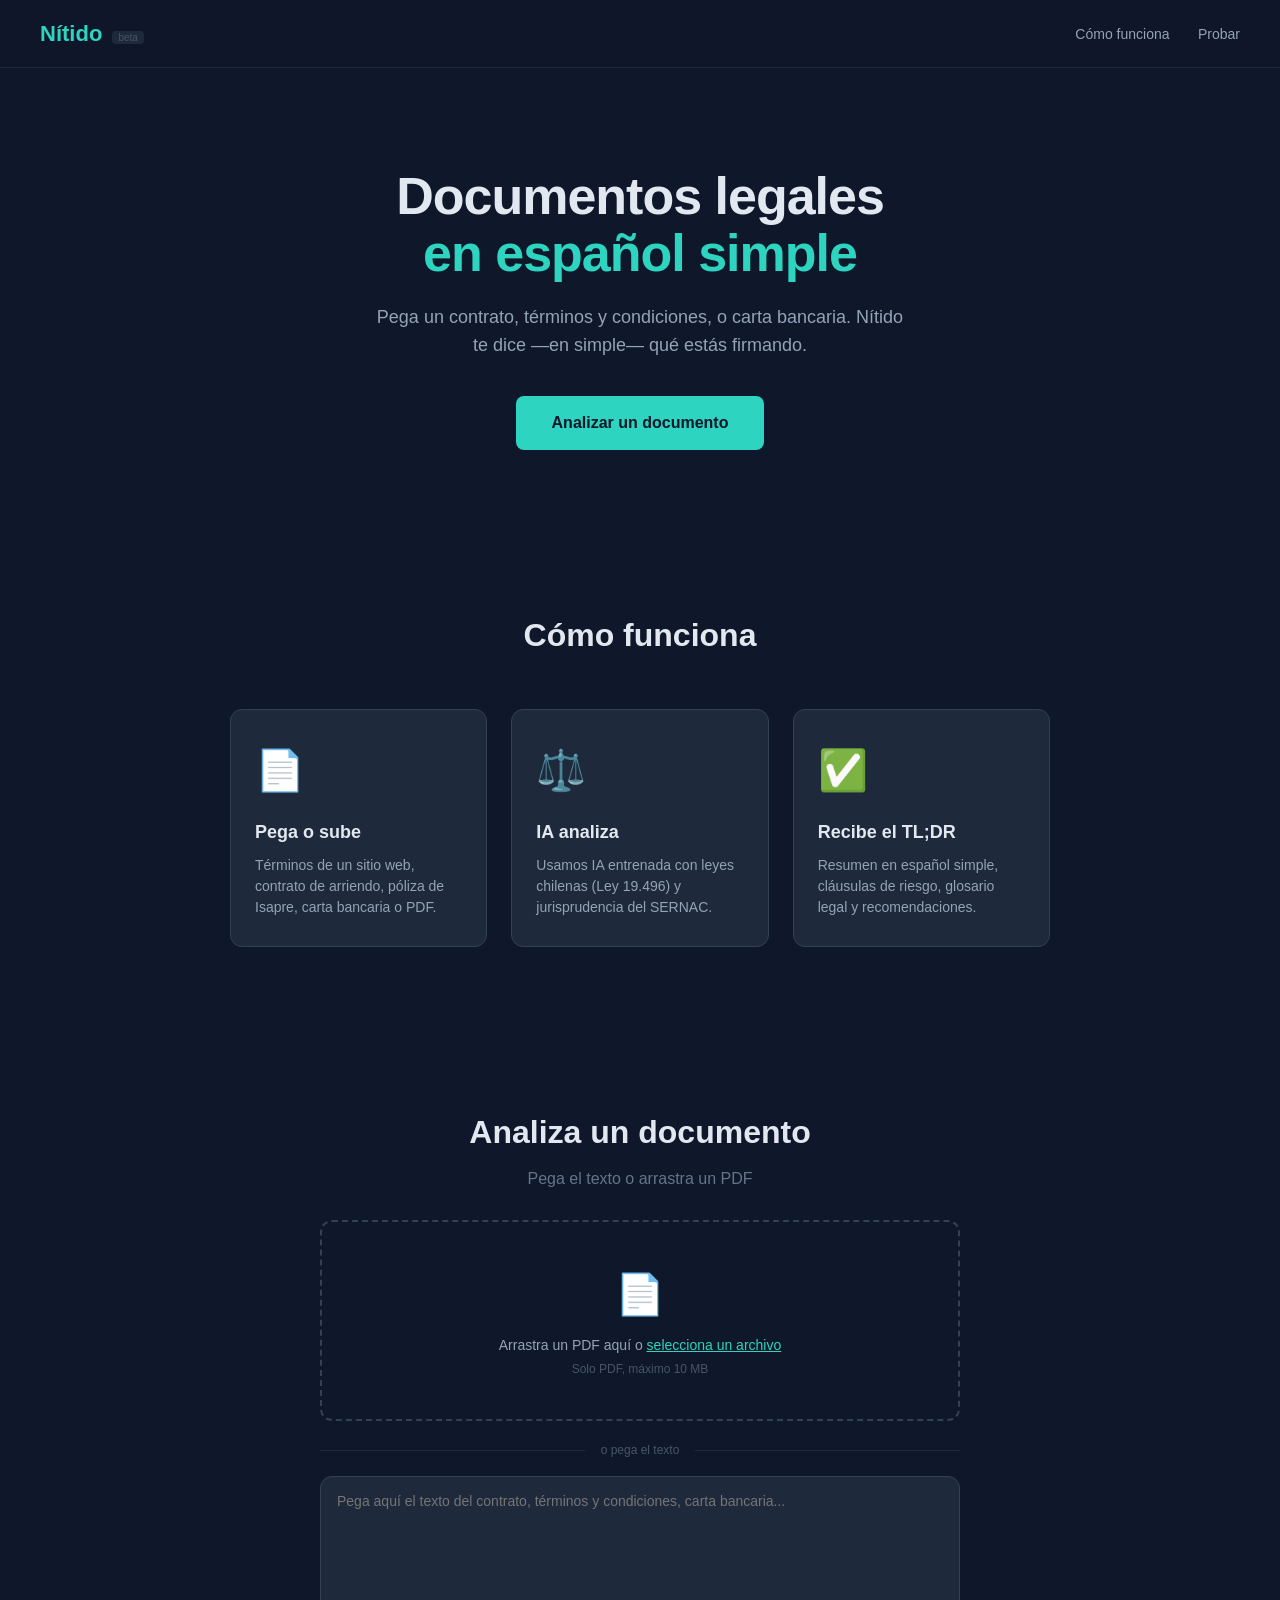
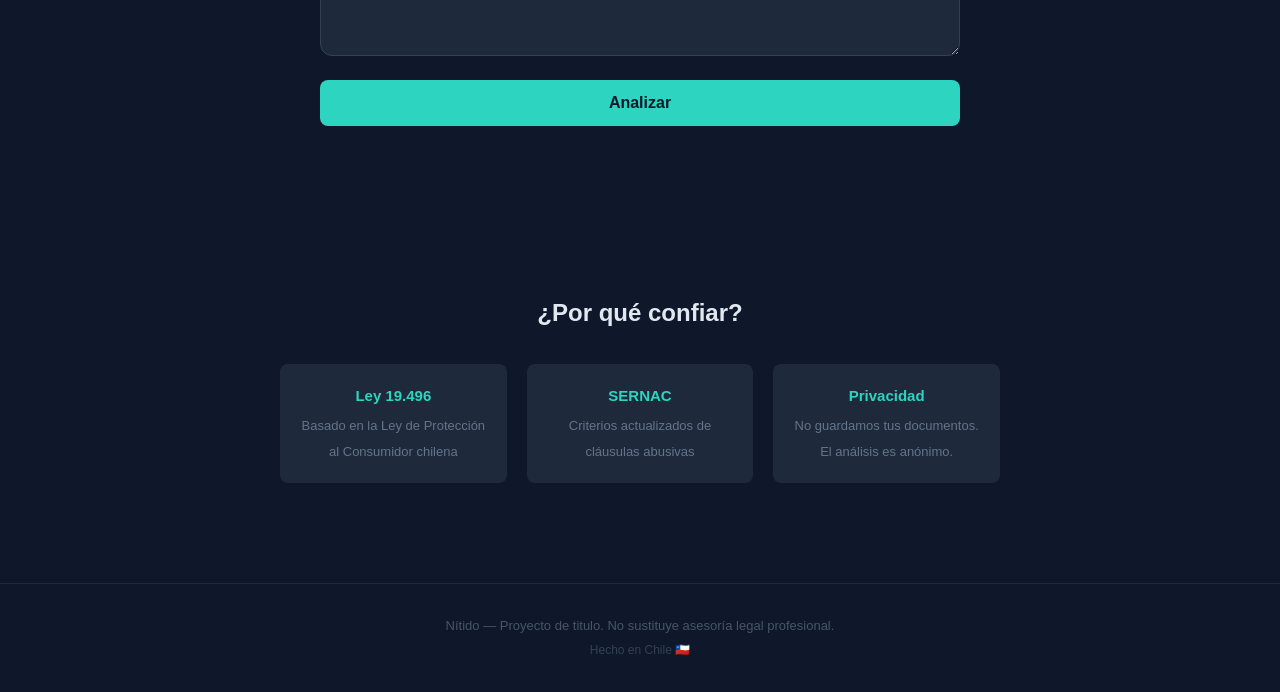
<file: web/index.html>
<!DOCTYPE html>
<html lang="es">
<head>
  <meta charset="UTF-8">
  <meta name="viewport" content="width=device-width, initial-scale=1.0">
  <title>Nítido — Descifra documentos legales</title>
  <link rel="stylesheet" href="css/style.css">
</head>
<body>
  <nav>
    <div class="logo">Nítido <span class="beta">beta</span></div>
    <div class="links">
      <a href="#como-funciona">Cómo funciona</a>
      <a href="#analizar">Probar</a>
    </div>
  </nav>

  <section class="hero">
    <h1>Documentos legales<br><span>en español simple</span></h1>
    <p>Pega un contrato, términos y condiciones, o carta bancaria. Nítido te dice —en simple— qué estás firmando.</p>
    <a href="#analizar" class="btn">Analizar un documento</a>
  </section>

  <section id="como-funciona" class="features">
    <h2>Cómo funciona</h2>
    <div class="grid">
      <div class="card">
        <div class="icon">📄</div>
        <h3>Pega o sube</h3>
        <p>Términos de un sitio web, contrato de arriendo, póliza de Isapre, carta bancaria o PDF.</p>
      </div>
      <div class="card">
        <div class="icon">⚖️</div>
        <h3>IA analiza</h3>
        <p>Usamos IA entrenada con leyes chilenas (Ley 19.496) y jurisprudencia del SERNAC.</p>
      </div>
      <div class="card">
        <div class="icon">✅</div>
        <h3>Recibe el TL;DR</h3>
        <p>Resumen en español simple, cláusulas de riesgo, glosario legal y recomendaciones.</p>
      </div>
    </div>
  </section>

  <section id="analizar" class="app-section">
    <h2>Analiza un documento</h2>
    <p class="subtitle">Pega el texto o arrastra un PDF</p>

    <div class="drop-zone" id="dropZone">
      <div class="drop-content">
        <div class="drop-icon">📄</div>
        <p>Arrastra un PDF aquí o <span class="link">selecciona un archivo</span></p>
        <p class="drop-hint">Solo PDF, máximo 10 MB</p>
      </div>
      <input type="file" id="fileInput" accept=".pdf" hidden>
    </div>

    <div class="divider"><span>o pega el texto</span></div>

    <textarea id="input" placeholder="Pega aquí el texto del contrato, términos y condiciones, carta bancaria..."></textarea>
    <button id="analyzeBtn" class="btn-primary">Analizar</button>

    <div id="loading" class="loading-section" style="display:none">
      <div class="spinner"></div>
      <p>Analizando documento...</p>
      <p class="loading-sub">Esto toma unos segundos</p>
    </div>

    <div id="result"></div>
  </section>

  <section class="trust">
    <h2>¿Por qué confiar?</h2>
    <div class="trust-grid">
      <div class="trust-item">
        <strong>Ley 19.496</strong>
        <span>Basado en la Ley de Protección al Consumidor chilena</span>
      </div>
      <div class="trust-item">
        <strong>SERNAC</strong>
        <span>Criterios actualizados de cláusulas abusivas</span>
      </div>
      <div class="trust-item">
        <strong>Privacidad</strong>
        <span>No guardamos tus documentos. El análisis es anónimo.</span>
      </div>
    </div>
  </section>

  <footer>
    <p>Nítido — Proyecto de titulo. No sustituye asesoría legal profesional.</p>
    <p class="footer-links">Hecho en Chile 🇨🇱</p>
  </footer>

  <script src="js/app.js"></script>
</body>
</html>
</file>
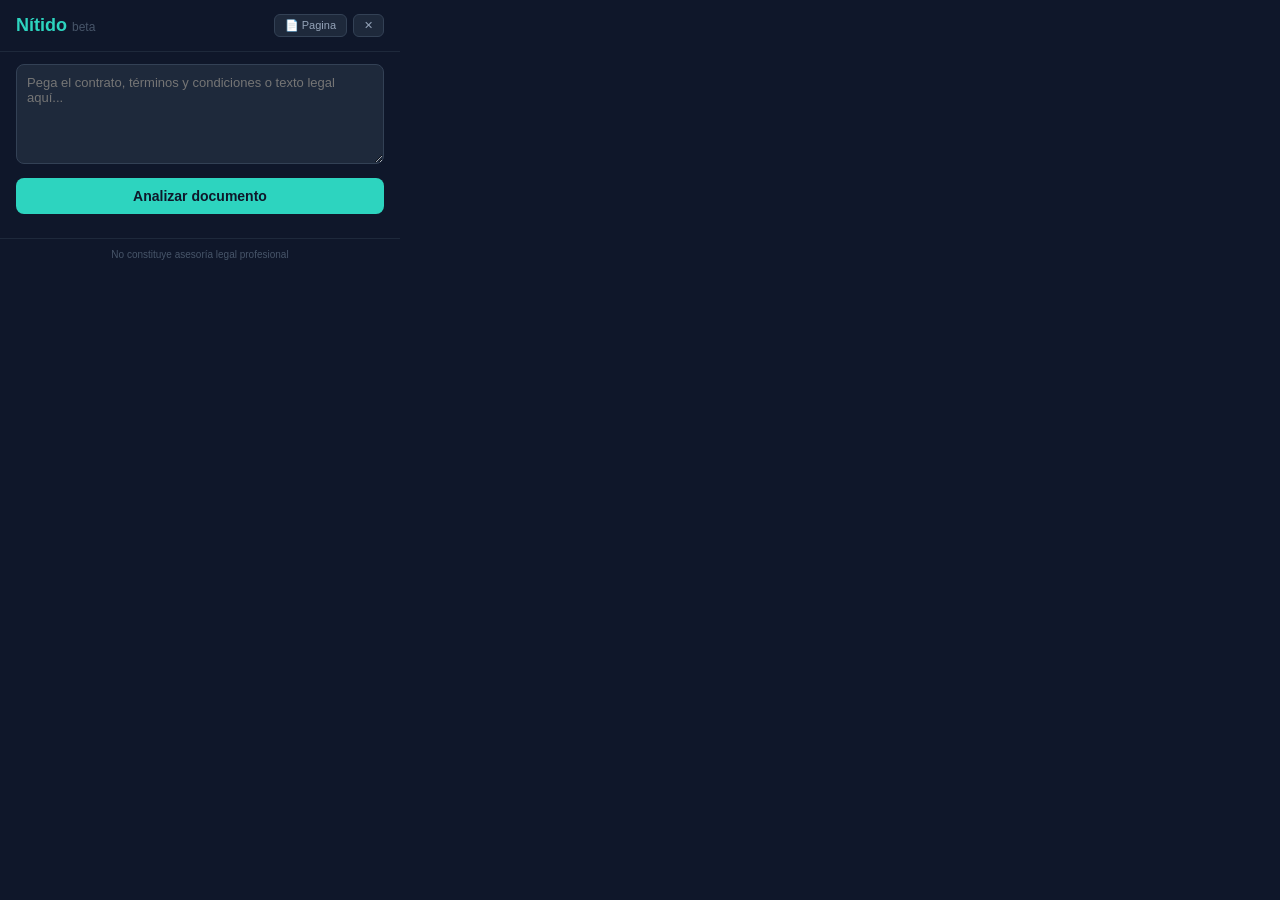
<file: chrome-extension/popup.html>
<!DOCTYPE html>
<html lang="es">
<head>
  <meta charset="UTF-8">
  <meta name="viewport" content="width=device-width, initial-scale=1.0">
  <title>Nítido</title>
  <style>
    * { margin: 0; padding: 0; box-sizing: border-box; }
    body { width: 400px; max-height: 600px; font-family: -apple-system, BlinkMacSystemFont, 'Segoe UI', Roboto, sans-serif; background: #0f172a; color: #e2e8f0; overflow-y: auto; }
    header { padding: 14px 16px; border-bottom: 1px solid #1e293b; display: flex; justify-content: space-between; align-items: center; }
    header h1 { font-size: 18px; color: #2dd4bf; }
    header h1 span { font-weight: 400; color: #475569; font-size: 12px; }
    .actions { display: flex; gap: 6px; }
    .actions button { background: #1e293b; border: 1px solid #334155; color: #94a3b8; padding: 4px 10px; border-radius: 6px; font-size: 11px; cursor: pointer; }
    .actions button:hover { background: #334155; color: #e2e8f0; }
    main { padding: 12px 16px; }
    textarea { width: 100%; height: 100px; background: #1e293b; border: 1px solid #334155; border-radius: 8px; color: #e2e8f0; padding: 10px; font-size: 13px; resize: vertical; font-family: inherit; }
    textarea:focus { outline: none; border-color: #2dd4bf; }
    .btn-primary { width: 100%; padding: 10px; background: #2dd4bf; color: #0f172a; border: none; border-radius: 8px; font-weight: 600; font-size: 14px; cursor: pointer; margin-top: 10px; transition: background 0.2s; }
    .btn-primary:hover { background: #14b8a6; }
    .btn-primary:disabled { opacity: 0.5; cursor: not-allowed; }
    .btn-secondary { background: transparent; border: 1px solid #334155; color: #94a3b8; padding: 6px 12px; border-radius: 6px; font-size: 12px; cursor: pointer; margin-top: 8px; }
    .btn-secondary:hover { border-color: #2dd4bf; color: #2dd4bf; }
    .status { text-align: center; padding: 16px; color: #64748b; font-size: 13px; }
    .spinner { display: inline-block; width: 20px; height: 20px; border: 2px solid #334155; border-top-color: #2dd4bf; border-radius: 50%; animation: spin 0.8s linear infinite; margin-bottom: 8px; }
    @keyframes spin { to { transform: rotate(360deg); } }
    .resultado { margin-top: 12px; }
    .resumen-box { background: #1e293b; border-radius: 8px; padding: 12px; margin-bottom: 12px; font-size: 13px; line-height: 1.5; border: 1px solid #334155; }
    .resumen-box h3 { color: #2dd4bf; font-size: 13px; margin-bottom: 6px; }
    .clausula { padding: 10px 12px; border-radius: 6px; margin-bottom: 8px; font-size: 12px; line-height: 1.4; }
    .critico { background: #7f1d1d1a; border-left: 3px solid #ef4444; }
    .alto { background: #78350f1a; border-left: 3px solid #f97316; }
    .medio { background: #1e3a5f1a; border-left: 3px solid #3b82f6; }
    .bajo { background: #1a3a2c1a; border-left: 3px solid #22c55e; }
    .clausula .tag { display: inline-block; font-size: 10px; font-weight: 700; padding: 1px 6px; border-radius: 4px; margin-bottom: 4px; text-transform: uppercase; }
    .tag-critico { background: #ef4444; color: #fff; }
    .tag-alto { background: #f97316; color: #fff; }
    .tag-medio { background: #3b82f6; color: #fff; }
    .tag-bajo { background: #22c55e; color: #0f172a; }
    .clausula .fundamento { color: #94a3b8; font-size: 11px; margin-top: 4px; }
    .error { color: #ef4444; text-align: center; padding: 16px; font-size: 13px; }
    .score-bar { display: flex; align-items: center; gap: 8px; margin: 10px 0; }
    .score-bar .bar { flex: 1; height: 6px; background: #1e293b; border-radius: 3px; overflow: hidden; }
    .score-bar .fill { height: 100%; border-radius: 3px; transition: width 0.5s; }
    .score-bar .label { font-size: 12px; font-weight: 600; min-width: 40px; }
    .glosario-toggle { background: none; border: none; color: #2dd4bf; font-size: 12px; cursor: pointer; margin-top: 8px; padding: 0; }
    .glosario-toggle:hover { text-decoration: underline; }
    .glosario { display: none; margin-top: 8px; padding: 10px; background: #1e293b; border-radius: 6px; font-size: 12px; }
    .glosario dt { color: #2dd4bf; font-weight: 600; margin-top: 4px; }
    .glosario dd { color: #94a3b8; margin-left: 8px; }
    .recomendaciones { margin-top: 12px; }
    .recomendaciones h3 { color: #2dd4bf; font-size: 13px; margin-bottom: 6px; }
    .recomendaciones li { font-size: 12px; color: #94a3b8; margin-bottom: 4px; margin-left: 16px; }
    footer { padding: 10px 16px; border-top: 1px solid #1e293b; text-align: center; font-size: 10px; color: #475569; }
  </style>
</head>
<body>
  <header>
    <h1>Nítido <span>beta</span></h1>
    <div class="actions">
      <button id="getPageBtn" title="Extraer texto de la página actual">📄 Pagina</button>
      <button id="clearBtn" title="Limpiar">✕</button>
    </div>
  </header>
  <main>
    <textarea id="input" placeholder="Pega el contrato, términos y condiciones o texto legal aquí..."></textarea>
    <button id="analyzeBtn" class="btn-primary">Analizar documento</button>
    <div id="loading" class="status" style="display:none">
      <div class="spinner"></div>
      <div>Analizando documento...</div>
    </div>
    <div id="result" class="resultado"></div>
  </main>
  <footer>No constituye asesoría legal profesional</footer>
  <script src="popup.js"></script>
</body>
</html>
</file>
<file: web/css/style.css>
* { margin: 0; padding: 0; box-sizing: border-box; }

body {
  font-family: -apple-system, BlinkMacSystemFont, 'Segoe UI', Roboto, sans-serif;
  background: #0f172a;
  color: #e2e8f0;
  line-height: 1.6;
  scroll-behavior: smooth;
}

nav {
  display: flex;
  justify-content: space-between;
  align-items: center;
  padding: 16px 40px;
  border-bottom: 1px solid #1e293b;
  position: sticky;
  top: 0;
  background: #0f172acc;
  backdrop-filter: blur(8px);
  z-index: 10;
}

.logo {
  font-size: 22px;
  font-weight: 700;
  color: #2dd4bf;
}

.logo .beta {
  font-size: 10px;
  font-weight: 400;
  color: #475569;
  background: #1e293b;
  padding: 1px 6px;
  border-radius: 4px;
  margin-left: 4px;
}

.links a {
  color: #94a3b8;
  text-decoration: none;
  margin-left: 24px;
  font-size: 14px;
  transition: color 0.2s;
}

.links a:hover { color: #2dd4bf; }

.hero {
  text-align: center;
  padding: 100px 20px 80px;
  max-width: 720px;
  margin: 0 auto;
}

.hero h1 {
  font-size: 52px;
  font-weight: 800;
  line-height: 1.1;
  margin-bottom: 20px;
  letter-spacing: -1px;
}

.hero h1 span { color: #2dd4bf; }

.hero p {
  font-size: 18px;
  color: #94a3b8;
  margin-bottom: 36px;
  max-width: 540px;
  margin-left: auto;
  margin-right: auto;
}

.btn {
  display: inline-block;
  padding: 14px 36px;
  background: #2dd4bf;
  color: #0f172a;
  border-radius: 8px;
  text-decoration: none;
  font-weight: 600;
  font-size: 16px;
  transition: background 0.2s, transform 0.1s;
}

.btn:hover { background: #14b8a6; transform: translateY(-1px); }

.features {
  padding: 80px 40px;
  max-width: 900px;
  margin: 0 auto;
}

.features h2 {
  text-align: center;
  font-size: 32px;
  margin-bottom: 48px;
}

.grid {
  display: grid;
  grid-template-columns: repeat(3, 1fr);
  gap: 24px;
}

.card {
  background: #1e293b;
  padding: 28px 24px;
  border-radius: 12px;
  border: 1px solid #334155;
  transition: border-color 0.2s;
}

.card:hover { border-color: #2dd4bf44; }

.card .icon { font-size: 40px; margin-bottom: 16px; }
.card h3 { font-size: 18px; margin-bottom: 8px; }
.card p { font-size: 14px; color: #94a3b8; line-height: 1.5; }

.app-section {
  padding: 80px 40px;
  max-width: 720px;
  margin: 0 auto;
}

.app-section h2 {
  text-align: center;
  font-size: 32px;
  margin-bottom: 8px;
}

.subtitle {
  text-align: center;
  color: #64748b;
  margin-bottom: 28px;
}

.drop-zone {
  border: 2px dashed #334155;
  border-radius: 12px;
  padding: 40px 20px;
  text-align: center;
  cursor: pointer;
  transition: border-color 0.2s, background 0.2s;
  margin-bottom: 20px;
}

.drop-zone:hover, .drop-zone.dragover {
  border-color: #2dd4bf;
  background: #2dd4bf08;
}

.drop-zone .drop-icon { font-size: 40px; margin-bottom: 8px; }
.drop-zone p { color: #94a3b8; font-size: 14px; }
.drop-zone .link { color: #2dd4bf; text-decoration: underline; cursor: pointer; }
.drop-zone .drop-hint { font-size: 12px; color: #475569; margin-top: 4px; }
.drop-zone .file-selected { color: #2dd4bf; font-weight: 600; }

.divider {
  display: flex;
  align-items: center;
  gap: 16px;
  margin: 16px 0;
  color: #475569;
  font-size: 12px;
}

.divider::before, .divider::after {
  content: "";
  flex: 1;
  height: 1px;
  background: #1e293b;
}

textarea {
  width: 100%;
  min-height: 180px;
  background: #1e293b;
  border: 1px solid #334155;
  border-radius: 12px;
  color: #e2e8f0;
  padding: 16px;
  font-size: 14px;
  resize: vertical;
  font-family: inherit;
  transition: border-color 0.2s;
}

textarea:focus { outline: none; border-color: #2dd4bf; }

.btn-primary {
  display: block;
  width: 100%;
  padding: 14px;
  background: #2dd4bf;
  color: #0f172a;
  border: none;
  border-radius: 8px;
  font-weight: 600;
  font-size: 16px;
  cursor: pointer;
  margin-top: 16px;
  transition: background 0.2s;
}

.btn-primary:hover { background: #14b8a6; }
.btn-primary:disabled { opacity: 0.5; cursor: not-allowed; }

.loading-section { text-align: center; padding: 32px; color: #64748b; }
.loading-section p { margin-top: 8px; }
.loading-sub { font-size: 13px; color: #475569; }

.spinner {
  display: inline-block;
  width: 32px;
  height: 32px;
  border: 3px solid #1e293b;
  border-top-color: #2dd4bf;
  border-radius: 50%;
  animation: spin 0.8s linear infinite;
}

@keyframes spin { to { transform: rotate(360deg); } }

#result { margin-top: 28px; }

.resumen-section {
  background: #1e293b;
  padding: 20px;
  border-radius: 12px;
  margin-bottom: 20px;
  border: 1px solid #334155;
  line-height: 1.7;
}

.resumen-section h3 { color: #2dd4bf; font-size: 16px; margin-bottom: 8px; }
.resumen-section p { font-size: 15px; color: #e2e8f0; }

.score-section {
  display: flex;
  align-items: center;
  gap: 12px;
  margin-bottom: 20px;
  padding: 16px 20px;
  background: #1e293b;
  border-radius: 12px;
  border: 1px solid #334155;
}

.score-section .number { font-size: 28px; font-weight: 800; }
.score-section .label { font-size: 13px; color: #94a3b8; }

.clausulas-section h3 { color: #2dd4bf; font-size: 16px; margin-bottom: 12px; }

.clausula {
  padding: 14px 16px;
  border-radius: 8px;
  margin-bottom: 10px;
  font-size: 14px;
  line-height: 1.5;
  transition: transform 0.1s;
}

.clausula:hover { transform: translateX(2px); }

.critico { background: #7f1d1d1a; border-left: 4px solid #ef4444; }
.alto { background: #78350f1a; border-left: 4px solid #f97316; }
.medio { background: #1e3a5f1a; border-left: 4px solid #3b82f6; }
.bajo { background: #1a3a2c1a; border-left: 4px solid #22c55e; }
.sin-riesgo { border-left: 4px solid #334155; }

.clausula .tag {
  display: inline-block;
  font-size: 10px;
  font-weight: 700;
  padding: 2px 8px;
  border-radius: 4px;
  margin-bottom: 4px;
  text-transform: uppercase;
  letter-spacing: 0.5px;
}

.tag-critico { background: #ef4444; color: #fff; }
.tag-alto { background: #f97316; color: #fff; }
.tag-medio { background: #3b82f6; color: #fff; }
.tag-bajo { background: #22c55e; color: #0f172a; }

.clausula .fundamento { color: #94a3b8; font-size: 12px; margin-top: 6px; }

.glosario-box {
  margin: 16px 0;
  padding: 16px;
  background: #1e293b;
  border-radius: 8px;
  border: 1px solid #334155;
}

.glosario-box summary { color: #2dd4bf; font-weight: 600; cursor: pointer; font-size: 14px; }
.glosario-box dl { margin-top: 12px; display: grid; gap: 8px; }
.glosario-box dt { color: #2dd4bf; font-weight: 600; font-size: 13px; }
.glosario-box dd { color: #94a3b8; margin-left: 0; font-size: 13px; }

.recomendaciones-box {
  margin: 16px 0;
  padding: 16px;
  background: #064e3b1a;
  border-radius: 8px;
  border: 1px solid #065f4644;
}

.recomendaciones-box h3 { color: #2dd4bf; font-size: 14px; margin-bottom: 8px; }
.recomendaciones-box li { font-size: 13px; color: #94a3b8; margin-bottom: 6px; margin-left: 16px; }

.trust {
  padding: 60px 40px;
  max-width: 800px;
  margin: 0 auto;
  text-align: center;
}

.trust h2 { font-size: 24px; margin-bottom: 32px; }

.trust-grid {
  display: grid;
  grid-template-columns: repeat(3, 1fr);
  gap: 20px;
}

.trust-item { padding: 20px; background: #1e293b; border-radius: 8px; }
.trust-item strong { display: block; color: #2dd4bf; font-size: 15px; margin-bottom: 4px; }
.trust-item span { font-size: 13px; color: #64748b; }

footer {
  text-align: center;
  padding: 32px;
  color: #475569;
  font-size: 13px;
  border-top: 1px solid #1e293b;
  margin-top: 40px;
}

.footer-links { font-size: 12px; color: #334155; margin-top: 4px; }

@media (max-width: 768px) {
  .hero h1 { font-size: 36px; }
  .grid, .trust-grid { grid-template-columns: 1fr; }
  nav { padding: 12px 20px; }
  .features, .app-section, .trust { padding: 40px 20px; }
  .hero { padding: 60px 20px; }

  .clausula { font-size: 13px; padding: 12px; }
}
</file>
